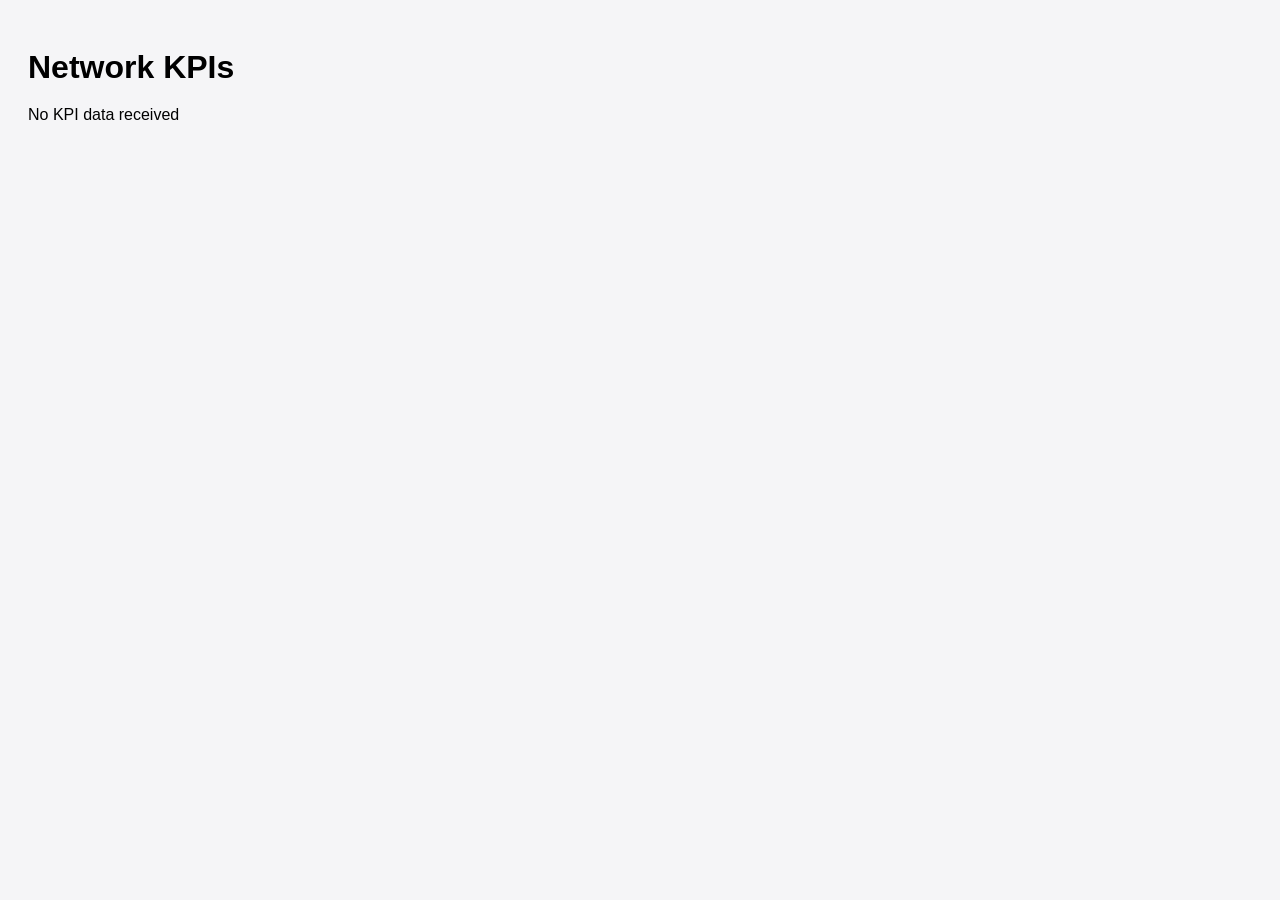
<file: index (2).html>
<!DOCTYPE html>
<html lang="en">
<head>
    <meta charset="UTF-8">
    <title>Network Dashboard</title>

    <style>
        body {
            font-family: Arial, sans-serif;
            background: #f5f5f7;
            padding: 20px;
        }

        h1 {
            margin-bottom: 20px;
        }

        .kpi-card {
            background: white;
            padding: 15px;
            border-radius: 8px;
            margin-bottom: 12px;
            box-shadow: 0 1px 4px rgba(0,0,0,0.1);
        }

        .alert {
            color: #c62828;
            font-weight: bold;
        }

        .ok {
            color: #2e7d32;
            font-weight: bold;
        }
    </style>
</head>
<body>

<h1>Network KPIs</h1>

<div id="kpi-container">Loading...</div>

<script type="module" src="app.js"></script>

</body>
</html>
</file>
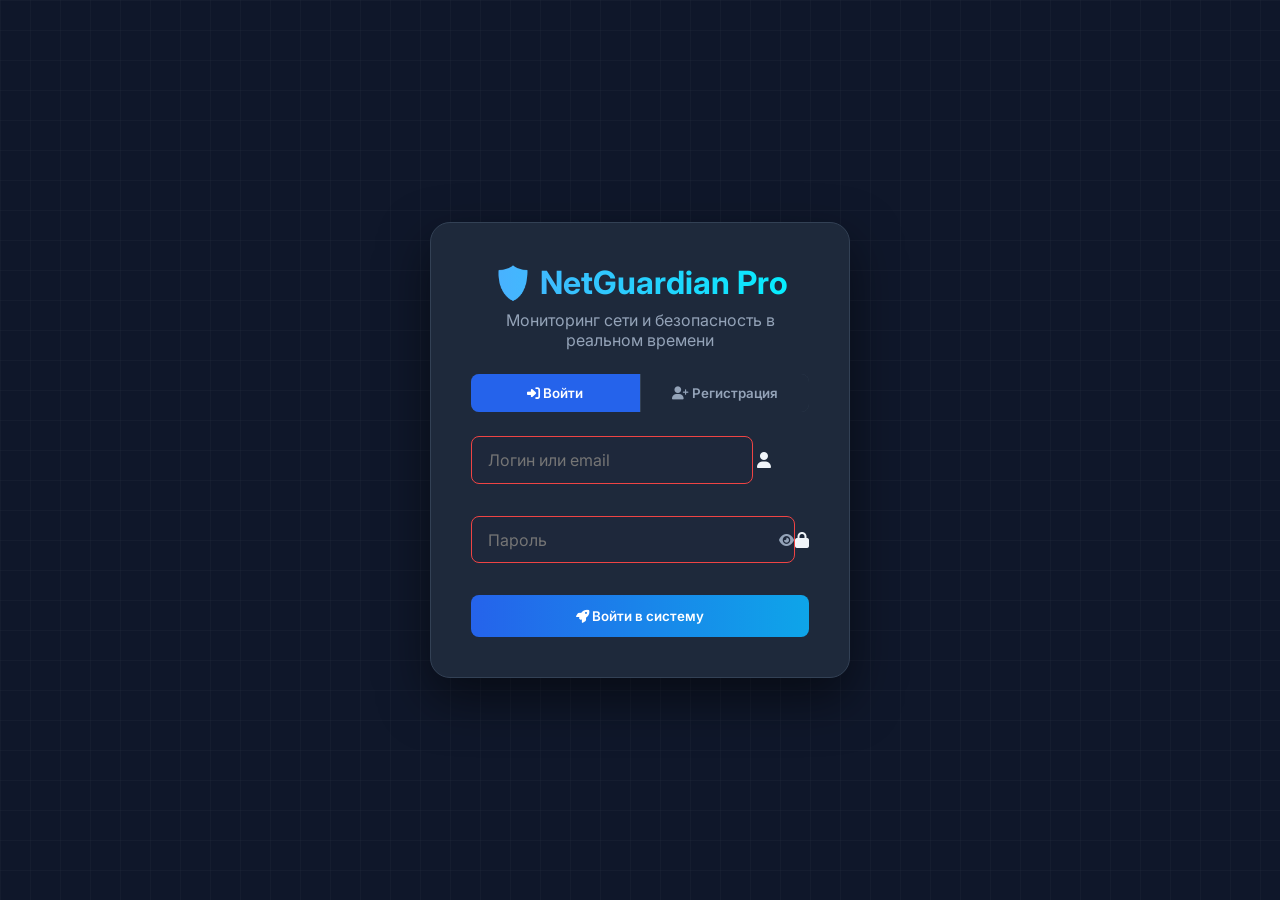
<file: frontend/auth.html>
<!DOCTYPE html>
<html lang="ru">

<head>
    <meta charset="UTF-8" />
    <meta name="viewport" content="width=device-width, initial-scale=1.0" />
    <title>Вход — NetGuardian Pro</title>
    <link href="https://fonts.googleapis.com/css2?family=Inter:wght@300;400;500;600;700;800&display=swap"
        rel="stylesheet">
    <link rel="stylesheet" href="https://cdnjs.cloudflare.com/ajax/libs/font-awesome/6.5.0/css/all.min.css" />
    <link rel="stylesheet" href="styles.css" />
</head>

<body class="auth-body">
    <!-- Анимированный фон -->
    <div class="animated-bg">
        <div class="gradient-orbs orb-1"></div>
        <div class="gradient-orbs orb-2"></div>
        <div class="gradient-orbs orb-3"></div>
    </div>
    <div class="bg-grid"></div>

    <div class="auth-screen">
        <div class="auth-container slide-up">
            <div class="auth-header">
                <h1>🛡️ NetGuardian Pro</h1>
                <p>Мониторинг сети и безопасность в реальном времени</p>
                <div class="tabs">
                    <button class="tab active" data-tab="login">
                        <i class="fas fa-sign-in-alt"></i> Войти
                    </button>
                    <button class="tab" data-tab="register">
                        <i class="fas fa-user-plus"></i> Регистрация
                    </button>
                </div>
            </div>

            <form id="loginForm" class="auth-form active-form">
                <div class="input-group">
                    <input type="text" name="login" placeholder="Логин или email" required />
                    <i class="fas fa-user input-icon"></i>
                </div>
                <div class="input-group password-group">
                    <input type="password" name="password" placeholder="Пароль" required class="password-input" />
                    <i class="fas fa-lock input-icon"></i>
                    <button type="button" class="toggle-password" tabindex="-1">
                        <i class="fas fa-eye"></i>
                    </button>
                </div>
                <button type="submit" class="btn-primary">
                    <span class="btn-text">
                        <i class="fas fa-rocket"></i> Войти в систему
                    </span>
                    <div class="btn-spinner" style="display: none;">
                        <i class="fas fa-spinner fa-spin"></i>
                    </div>
                </button>
            </form>

            <form id="registerForm" class="auth-form">
                <div class="input-group">
                    <input type="text" name="full_name" placeholder="Полное имя" required />
                    <i class="fas fa-id-card input-icon"></i>
                </div>
                <div class="input-group">
                    <input type="email" name="email" placeholder="Email" required />
                    <i class="fas fa-envelope input-icon"></i>
                </div>
                <div class="input-group">
                    <input type="text" name="login_username" placeholder="Логин для входа" required minlength="3"
                        pattern="[a-zA-Z0-9_]+" title="Только латинские буквы, цифры и подчеркивание" />
                    <i class="fas fa-at input-icon"></i>
                </div>
                <div class="input-group password-group">
                    <input type="password" name="password" placeholder="Пароль" required minlength="8"
                        class="password-input" />
                    <i class="fas fa-key input-icon"></i>
                    <button type="button" class="toggle-password" tabindex="-1">
                        <i class="fas fa-eye"></i>
                    </button>
                </div>
                <div class="input-group password-group">
                    <input type="password" name="confirm_password" placeholder="Подтвердите пароль" required
                        class="password-input" />
                    <i class="fas fa-key input-icon"></i>
                    <button type="button" class="toggle-password" tabindex="-1">
                        <i class="fas fa-eye"></i>
                    </button>
                </div>

                <div class="password-match" style="display: none;">
                    <small class="match-text"></small>
                </div>

                <div class="password-info">
                    <small>
                        <i class="fas fa-shield-alt"></i>
                        Внимание: Пароль будет сохранен в базе данных в открытом виде для демонстрационных целей.
                        Не используйте реальные пароли!
                    </small>
                </div>

                <button type="submit" class="btn-primary">
                    <span class="btn-text">
                        <i class="fas fa-plus-circle"></i> Создать аккаунт
                    </span>
                    <div class="btn-spinner" style="display: none;">
                        <i class="fas fa-spinner fa-spin"></i>
                    </div>
                </button>
            </form>
        </div>
    </div>
    <script src="app.js"></script>
</body>

</html>
</file>
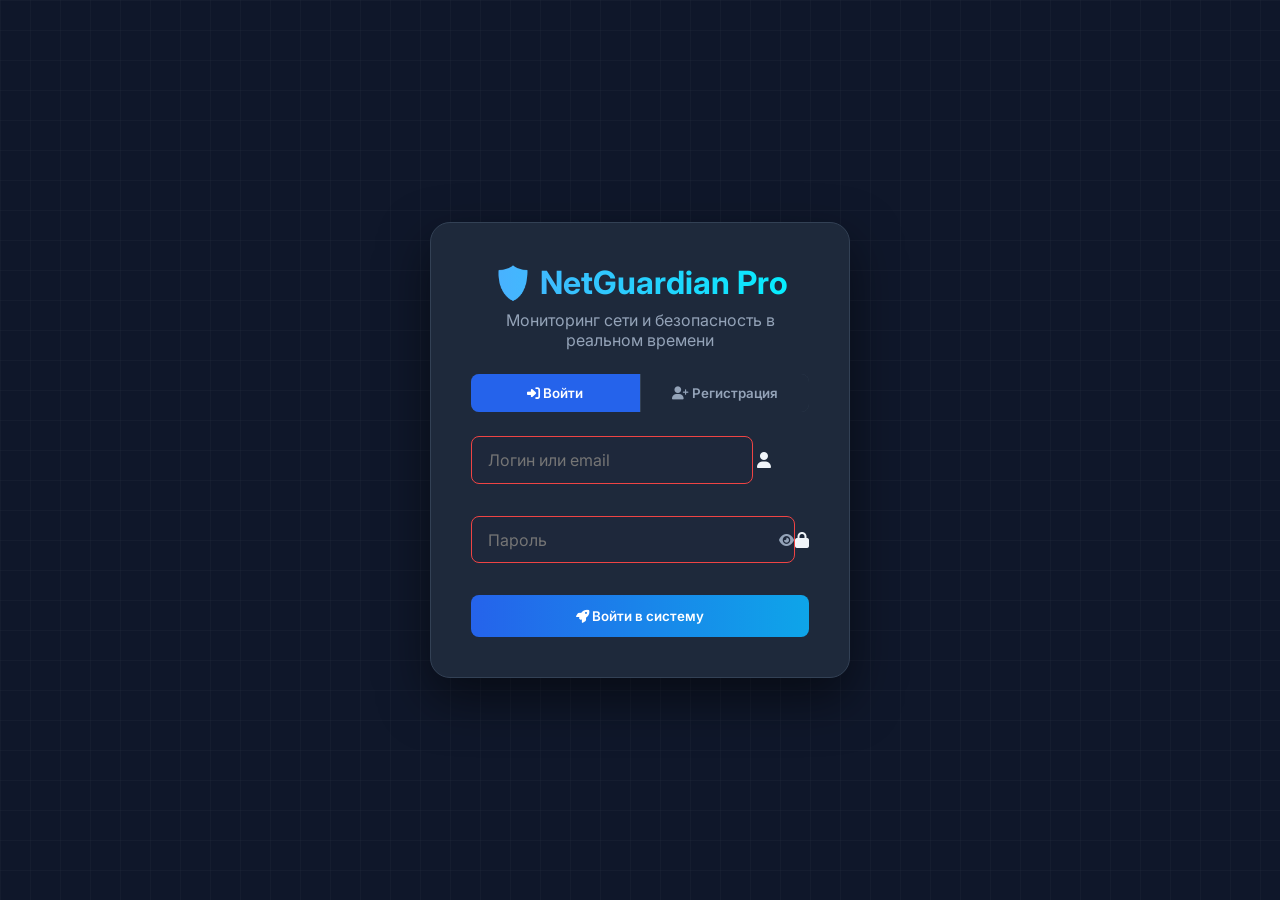
<file: PycharmProjects/Dolgov/frontend/auth.html>
<!DOCTYPE html>
<html lang="ru">

<head>
    <meta charset="UTF-8" />
    <meta name="viewport" content="width=device-width, initial-scale=1.0" />
    <title>Вход — NetGuardian Pro</title>
    <link href="https://fonts.googleapis.com/css2?family=Inter:wght@300;400;500;600;700;800&display=swap"
        rel="stylesheet">
    <link rel="stylesheet" href="https://cdnjs.cloudflare.com/ajax/libs/font-awesome/6.5.0/css/all.min.css" />
    <link rel="stylesheet" href="styles.css" />
</head>

<body class="auth-body">
    <!-- Анимированный фон -->
    <div class="animated-bg">
        <div class="gradient-orbs orb-1"></div>
        <div class="gradient-orbs orb-2"></div>
        <div class="gradient-orbs orb-3"></div>
    </div>
    <div class="bg-grid"></div>

    <div class="auth-screen">
        <div class="auth-container slide-up">
            <div class="auth-header">
                <h1>🛡️ NetGuardian Pro</h1>
                <p>Мониторинг сети и безопасность в реальном времени</p>
                <div class="tabs">
                    <button class="tab active" data-tab="login">
                        <i class="fas fa-sign-in-alt"></i> Войти
                    </button>
                    <button class="tab" data-tab="register">
                        <i class="fas fa-user-plus"></i> Регистрация
                    </button>
                </div>
            </div>

            <form id="loginForm" class="auth-form active-form">
                <div class="input-group">
                    <input type="text" name="login" placeholder="Логин или email" required />
                    <i class="fas fa-user input-icon"></i>
                </div>
                <div class="input-group password-group">
                    <input type="password" name="password" placeholder="Пароль" required class="password-input" />
                    <i class="fas fa-lock input-icon"></i>
                    <button type="button" class="toggle-password" tabindex="-1">
                        <i class="fas fa-eye"></i>
                    </button>
                </div>
                <button type="submit" class="btn-primary">
                    <span class="btn-text">
                        <i class="fas fa-rocket"></i> Войти в систему
                    </span>
                    <div class="btn-spinner" style="display: none;">
                        <i class="fas fa-spinner fa-spin"></i>
                    </div>
                </button>
            </form>

            <form id="registerForm" class="auth-form">
                <div class="input-group">
                    <input type="text" name="full_name" placeholder="Полное имя" required />
                    <i class="fas fa-id-card input-icon"></i>
                </div>
                <div class="input-group">
                    <input type="email" name="email" placeholder="Email" required />
                    <i class="fas fa-envelope input-icon"></i>
                </div>
                <div class="input-group">
                    <input type="text" name="login_username" placeholder="Логин для входа" required minlength="3"
                        pattern="[a-zA-Z0-9_]+" title="Только латинские буквы, цифры и подчеркивание" />
                    <i class="fas fa-at input-icon"></i>
                </div>
                <div class="input-group password-group">
                    <input type="password" name="password" placeholder="Пароль" required minlength="8"
                        class="password-input" />
                    <i class="fas fa-key input-icon"></i>
                    <button type="button" class="toggle-password" tabindex="-1">
                        <i class="fas fa-eye"></i>
                    </button>
                </div>
                <div class="input-group password-group">
                    <input type="password" name="confirm_password" placeholder="Подтвердите пароль" required
                        class="password-input" />
                    <i class="fas fa-key input-icon"></i>
                    <button type="button" class="toggle-password" tabindex="-1">
                        <i class="fas fa-eye"></i>
                    </button>
                </div>

                <div class="password-match" style="display: none;">
                    <small class="match-text"></small>
                </div>

                <div class="password-info">
                    <small>
                        <i class="fas fa-shield-alt"></i>
                        Внимание: Пароль будет сохранен в базе данных в открытом виде для демонстрационных целей.
                        Не используйте реальные пароли!
                    </small>
                </div>

                <button type="submit" class="btn-primary">
                    <span class="btn-text">
                        <i class="fas fa-plus-circle"></i> Создать аккаунт
                    </span>
                    <div class="btn-spinner" style="display: none;">
                        <i class="fas fa-spinner fa-spin"></i>
                    </div>
                </button>
            </form>
        </div>
    </div>
    <script src="app.js"></script>
</body>

</html>
</file>
<file: frontend/styles.css>
* {
    margin: 0;
    padding: 0;
    box-sizing: border-box;
    font-family: 'Inter', sans-serif;
}

:root {
    --primary: #2563eb;
    --secondary: #0ea5e9;
    --danger: #ef4444;
    --warning: #f59e0b;
    --success: #10b981;
    --bg-dark: #0f172a;
    --card-bg: #1e293b;
    --text-light: #f1f5f9;
    --border: #334155;
}

body {
    background-color: var(--bg-dark);
    color: var(--text-light);
    overflow-x: hidden;
    position: relative;
}

.bg-grid {
    position: fixed;
    top: 0;
    left: 0;
    width: 100%;
    height: 100%;
    background:
        linear-gradient(rgba(45, 55, 72, 0.2) 1px, transparent 1px),
        linear-gradient(90deg, rgba(45, 55, 72, 0.2) 1px, transparent 1px);
    background-size: 30px 30px;
    z-index: -1;
    animation: gridMove 20s linear infinite;
}

@keyframes gridMove {
    0% {
        background-position: 0 0;
    }

    100% {
        background-position: 30px 30px;
    }
}

/* === Авторизация === */
.auth-body {
    display: flex;
    justify-content: center;
    align-items: center;
    min-height: 100vh;
}

.auth-screen {
    position: relative;
    z-index: 10;
}

.auth-container {
    background: var(--card-bg);
    border-radius: 20px;
    padding: 2.5rem;
    width: 100%;
    max-width: 420px;
    box-shadow: 0 20px 50px rgba(0, 0, 0, 0.5);
    border: 1px solid var(--border);
}

.auth-header h1 {
    text-align: center;
    margin-bottom: 0.5rem;
    background: linear-gradient(to right, #4facfe, #00f2fe);
    -webkit-background-clip: text;
    -webkit-text-fill-color: transparent;
    font-weight: 700;
}

.auth-header p {
    text-align: center;
    color: #94a3b8;
    margin-bottom: 1.5rem;
}

.tabs {
    display: flex;
    gap: 1px;
    background: var(--border);
    border-radius: 8px;
    overflow: hidden;
    margin-bottom: 1.5rem;
}

.tab {
    flex: 1;
    background: var(--card-bg);
    border: none;
    color: #94a3b8;
    padding: 0.7rem;
    font-weight: 600;
    cursor: pointer;
    transition: all 0.2s;
}

.tab.active {
    background: var(--primary);
    color: white;
}

.auth-form {
    display: none;
    flex-direction: column;
    gap: 1rem;
}

.auth-form.active-form {
    display: flex;
}

.auth-form input {
    background: rgba(30, 41, 59, 0.7);
    border: 1px solid var(--border);
    border-radius: 8px;
    padding: 0.8rem 1rem;
    color: white;
    font-size: 1rem;
}

.auth-form input:focus {
    outline: none;
    border-color: var(--secondary);
}

/* === Общие компоненты === */
.btn-primary,
.btn-export {
    background: linear-gradient(to right, var(--primary), var(--secondary));
    color: white;
    border: none;
    padding: 0.8rem 1.2rem;
    border-radius: 8px;
    font-weight: 600;
    cursor: pointer;
    transition: transform 0.2s, box-shadow 0.2s;
}

.btn-primary:hover,
.btn-export:hover {
    transform: translateY(-2px);
    box-shadow: 0 6px 16px rgba(37, 99, 235, 0.4);
}

/* === Навигация === */
.navbar {
    display: flex;
    justify-content: space-between;
    align-items: center;
    padding: 1rem;
    background: rgba(15, 23, 42, 0.8);
    backdrop-filter: blur(10px);
    border-bottom: 1px solid var(--border);
    position: sticky;
    top: 0;
    z-index: 100;
}

.logo {
    font-weight: 700;
    font-size: 1.3rem;
    background: linear-gradient(to right, #4facfe, #00f2fe);
    -webkit-background-clip: text;
    -webkit-text-fill-color: transparent;
}

.nav-links {
    display: flex;
    gap: 1rem;
}

.nav-link {
    color: #cbd5e1;
    text-decoration: none;
    font-size: 0.95rem;
    padding: 0.4rem 0.6rem;
    border-radius: 6px;
}

.nav-link:hover,
.nav-link.active {
    background: rgba(37, 99, 235, 0.2);
    color: white;
}

.user-info {
    display: flex;
    align-items: center;
    gap: 0.6rem;
    font-size: 0.9rem;
}

.avatar {
    width: 32px;
    height: 32px;
    background: var(--primary);
    border-radius: 50%;
    display: flex;
    align-items: center;
    justify-content: center;
    font-weight: 600;
    font-size: 0.9rem;
}

/* === Дашборд === */
.main-content {
    padding: 1.2rem;
}

.controls {
    display: flex;
    flex-wrap: wrap;
    gap: 0.8rem;
    margin-bottom: 1.2rem;
    align-items: center;
}

.filter-select {
    background: var(--card-bg);
    color: rgb(255, 255, 255);
    border: 1px solid var(--border);
    padding: 0.5rem 0.8rem;
    border-radius: 8px;
    font-size: 0.95rem;
    min-width: 160px;
}

.kpi-grid {
    display: grid;
    grid-template-columns: 1fr;
    gap: 1.2rem;
}

@media (min-width: 768px) {
    .kpi-grid {
        grid-template-columns: repeat(2, 1fr);
    }
}

@media (min-width: 1024px) {
    .kpi-grid {
        grid-template-columns: repeat(4, 1fr);
    }
}

.card {
    background: var(--card-bg);
    border-radius: 16px;
    padding: 1.2rem;
    box-shadow: 0 4px 12px rgba(255, 255, 255, 0.25);
    border: 1px solid var(--border);
}

.card-header {
    display: flex;
    justify-content: space-between;
    align-items: center;
    margin-bottom: 0.8rem;
}

.card h3 {
    font-size: 1.1rem;
    display: flex;
    align-items: center;
    gap: 0.5rem;
}

.status {
    width: 8px;
    height: 8px;
    border-radius: 50%;
}

.status.online {
    background: var(--success);
    box-shadow: 0 0 5px var(--success);
}

.status.warning {
    background: var(--warning);
    box-shadow: 0 0 5px var(--warning);
}

.status.critical {
    background: var(--danger);
    box-shadow: 0 0 5px var(--danger);
}

.chart-container {
    height: 120px;
    position: relative;
}

.alerts-summary {
    margin-top: 1.2rem;
}

.alerts-list {
    list-style: none;
    margin-top: 0.8rem;
    display: flex;
    flex-direction: column;
    gap: 0.7rem;
}

.alerts-list li {
    padding: 0.6rem;
    background: rgba(30, 41, 59, 0.5);
    border-radius: 8px;
    display: flex;
    align-items: flex-start;
    gap: 0.7rem;
    font-size: 0.92rem;
}

.badge {
    padding: 0.15rem 0.5rem;
    border-radius: 4px;
    font-size: 0.7rem;
    font-weight: 600;
    white-space: nowrap;
}

.badge.critical {
    background: rgba(239, 68, 68, 0.2);
    color: #fca5a5;
}

.badge.warning {
    background: rgba(245, 158, 11, 0.2);
    color: #fcd34d;
}

.badge.info {
    background: rgba(59, 130, 246, 0.2);
    color: #93c5fd;
}

/* === Анимации === */
.slide-up {
    animation: slideUp 0.6s cubic-bezier(0.175, 0.885, 0.32, 1.275) forwards;
}

@keyframes slideUp {
    from {
        transform: translateY(40px);
        opacity: 0;
    }

    to {
        transform: translateY(0);
        opacity: 1;
    }
}

/* === Мобильная адаптация === */
@media (max-width: 480px) {
    .navbar {
        flex-direction: column;
        gap: 0.8rem;
        padding: 1rem 0.8rem;
    }

    .nav-links {
        flex-wrap: wrap;
        justify-content: center;
    }

    .controls {
        justify-content: center;
    }

    .user-info,
    .logo {
        font-size: 0.85rem;
    }

    .card {
        padding: 1rem;
    }
}

/* Добавьте эти стили в конец файла styles.css */

/* Стили для сообщений */
.auth-message {
    padding: 12px;
    margin: 10px 0;
    border-radius: 8px;
    font-weight: 500;
    text-align: center;
    animation: slideDown 0.3s ease;
}

.auth-message.success {
    background: rgba(16, 185, 129, 0.2);
    color: #10b981;
    border: 1px solid #10b981;
}

.auth-message.error {
    background: rgba(239, 68, 68, 0.2);
    color: #ef4444;
    border: 1px solid #ef4444;
}

@keyframes slideDown {
    from {
        opacity: 0;
        transform: translateY(-10px);
    }

    to {
        opacity: 1;
        transform: translateY(0);
    }
}

/* Стили для кнопок с загрузкой */
.btn-primary {
    position: relative;
    display: flex;
    align-items: center;
    justify-content: center;
    gap: 8px;
}

.btn-text {
    display: block;
}

.btn-spinner {
    display: none;
}

.btn-primary:disabled {
    opacity: 0.7;
    cursor: not-allowed;
}

/* Улучшенные стили для форм */
.auth-form input:invalid {
    border-color: #ef4444;
}

.auth-form input:valid {
    border-color: #10b981;
}

.auth-form input:focus:invalid {
    border-color: #ef4444;
    box-shadow: 0 0 0 3px rgba(239, 68, 68, 0.1);
}

.auth-form input:focus:valid {
    border-color: #10b981;
    box-shadow: 0 0 0 3px rgba(16, 185, 129, 0.1);
}


.password-info {
    background: rgba(245, 158, 11, 0.1);
    border: 1px solid rgba(245, 158, 11, 0.3);
    border-radius: 6px;
    padding: 8px 12px;
    margin: 5px 0;
}

.password-info small {
    color: #f59e0b;
    font-size: 0.8rem;
    line-height: 1.3;
}

/* Стили для валидации логина */
input:valid {
    border-color: #10b981;
}

input:invalid {
    border-color: #ef4444;
}

/* Подсказки для полей */
.input-hint {
    font-size: 0.8rem;
    color: #94a3b8;
    margin-top: -8px;
    margin-bottom: 10px;
}

/* Стили для групп ввода */
.input-group {
    position: relative;
    margin-bottom: 1rem;
}

/* Стили для группы пароля */
.password-group {
    position: relative;
    display: flex;
    align-items: center;
}

.password-input {
    width: 100%;
    padding-right: 45px !important;
}

.toggle-password {
    position: absolute;
    right: 10px;
    background: none;
    border: none;
    color: #94a3b8;
    cursor: pointer;
    padding: 5px;
    border-radius: 4px;
    transition: color 0.2s;
}

.toggle-password:hover {
    color: #4facfe;
    background: rgba(79, 172, 254, 0.1);
}

.toggle-password:active {
    transform: scale(0.95);
}

/* Стили для индикатора совпадения паролей */
.password-match {
    margin: 10px 0;
    padding: 8px 12px;
    border-radius: 6px;
    text-align: center;
    font-weight: 500;
}

.password-match.match-success {
    background: rgba(16, 185, 129, 0.1);
    border: 1px solid #10b981;
}

.password-match.match-success .match-text {
    color: #10b981;
}

.password-match.match-error {
    background: rgba(239, 68, 68, 0.1);
    border: 1px solid #ef4444;
}

.password-match.match-error .match-text {
    color: #ef4444;
}

/* Стили для валидации */
input:valid {
    border-color: #10b981 !important;
}

input:invalid:not(:focus):not(:placeholder-shown) {
    border-color: #ef4444 !important;
}

input:focus {
    border-color: #4facfe !important;
}

/* Анимация для индикатора */
@keyframes fadeIn {
    from {
        opacity: 0;
        transform: translateY(-5px);
    }

    to {
        opacity: 1;
        transform: translateY(0);
    }
}

.password-match {
    animation: fadeIn 0.3s ease;
}

/* Стили для сообщений */
.auth-message {
    padding: 12px;
    margin: 10px 0;
    border-radius: 8px;
    font-weight: 500;
    text-align: center;
    animation: slideDown 0.3s ease;
}

.auth-message.success {
    background: rgba(16, 185, 129, 0.2);
    color: #10b981;
    border: 1px solid #10b981;
}

.auth-message.error {
    background: rgba(239, 68, 68, 0.2);
    color: #ef4444;
    border: 1px solid #ef4444;
}

/* Стили для групп ввода */
.input-group {
    position: relative;
    margin-bottom: 1rem;
}

.password-group {
    position: relative;
    display: flex;
    align-items: center;
}

.password-input {
    width: 100%;
    padding-right: 45px !important;
}

.toggle-password {
    position: absolute;
    right: 10px;
    background: none;
    border: none;
    color: #94a3b8;
    cursor: pointer;
    padding: 5px;
    border-radius: 4px;
    transition: all 0.2s;
}

.toggle-password:hover {
    color: #4facfe;
    background: rgba(79, 172, 254, 0.1);
}

/* Индикатор совпадения паролей */
.password-match {
    margin: 10px 0;
    padding: 8px 12px;
    border-radius: 6px;
    text-align: center;
    font-weight: 500;
    animation: fadeIn 0.3s ease;
}

.password-match.match-success {
    background: rgba(16, 185, 129, 0.1);
    border: 1px solid #10b981;
}

.password-match.match-success .match-text {
    color: #10b981;
}

.password-match.match-error {
    background: rgba(239, 68, 68, 0.1);
    border: 1px solid #ef4444;
}

.password-match.match-error .match-text {
    color: #ef4444;
}

.password-info {
    background: rgba(245, 158, 11, 0.1);
    border: 1px solid rgba(245, 158, 11, 0.3);
    border-radius: 6px;
    padding: 8px 12px;
    margin: 10px 0;
}

.password-info small {
    color: #f59e0b;
    font-size: 0.8rem;
    line-height: 1.3;
}

/* Анимации */
@keyframes slideDown {
    from {
        opacity: 0;
        transform: translateY(-10px);
    }

    to {
        opacity: 1;
        transform: translateY(0);
    }
}

@keyframes fadeIn {
    from {
        opacity: 0;
    }

    to {
        opacity: 1;
    }
}
</file>
<file: PycharmProjects/Dolgov/frontend/styles.css>
* {
    margin: 0;
    padding: 0;
    box-sizing: border-box;
    font-family: 'Inter', sans-serif;
}

:root {
    --primary: #2563eb;
    --secondary: #0ea5e9;
    --danger: #ef4444;
    --warning: #f59e0b;
    --success: #10b981;
    --bg-dark: #0f172a;
    --card-bg: #1e293b;
    --text-light: #f1f5f9;
    --border: #334155;
}

body {
    background-color: var(--bg-dark);
    color: var(--text-light);
    overflow-x: hidden;
    position: relative;
}

.bg-grid {
    position: fixed;
    top: 0;
    left: 0;
    width: 100%;
    height: 100%;
    background:
        linear-gradient(rgba(45, 55, 72, 0.2) 1px, transparent 1px),
        linear-gradient(90deg, rgba(45, 55, 72, 0.2) 1px, transparent 1px);
    background-size: 30px 30px;
    z-index: -1;
    animation: gridMove 20s linear infinite;
}

@keyframes gridMove {
    0% {
        background-position: 0 0;
    }

    100% {
        background-position: 30px 30px;
    }
}

/* === Авторизация === */
.auth-body {
    display: flex;
    justify-content: center;
    align-items: center;
    min-height: 100vh;
}

.auth-screen {
    position: relative;
    z-index: 10;
}

.auth-container {
    background: var(--card-bg);
    border-radius: 20px;
    padding: 2.5rem;
    width: 100%;
    max-width: 420px;
    box-shadow: 0 20px 50px rgba(0, 0, 0, 0.5);
    border: 1px solid var(--border);
}

.auth-header h1 {
    text-align: center;
    margin-bottom: 0.5rem;
    background: linear-gradient(to right, #4facfe, #00f2fe);
    -webkit-background-clip: text;
    -webkit-text-fill-color: transparent;
    font-weight: 700;
}

.auth-header p {
    text-align: center;
    color: #94a3b8;
    margin-bottom: 1.5rem;
}

.tabs {
    display: flex;
    gap: 1px;
    background: var(--border);
    border-radius: 8px;
    overflow: hidden;
    margin-bottom: 1.5rem;
}

.tab {
    flex: 1;
    background: var(--card-bg);
    border: none;
    color: #94a3b8;
    padding: 0.7rem;
    font-weight: 600;
    cursor: pointer;
    transition: all 0.2s;
}

.tab.active {
    background: var(--primary);
    color: white;
}

.auth-form {
    display: none;
    flex-direction: column;
    gap: 1rem;
}

.auth-form.active-form {
    display: flex;
}

.auth-form input {
    background: rgba(30, 41, 59, 0.7);
    border: 1px solid var(--border);
    border-radius: 8px;
    padding: 0.8rem 1rem;
    color: white;
    font-size: 1rem;
}

.auth-form input:focus {
    outline: none;
    border-color: var(--secondary);
}

/* === Общие компоненты === */
.btn-primary,
.btn-export {
    background: linear-gradient(to right, var(--primary), var(--secondary));
    color: white;
    border: none;
    padding: 0.8rem 1.2rem;
    border-radius: 8px;
    font-weight: 600;
    cursor: pointer;
    transition: transform 0.2s, box-shadow 0.2s;
}

.btn-primary:hover,
.btn-export:hover {
    transform: translateY(-2px);
    box-shadow: 0 6px 16px rgba(37, 99, 235, 0.4);
}

/* === Навигация === */
.navbar {
    display: flex;
    justify-content: space-between;
    align-items: center;
    padding: 1rem;
    background: rgba(15, 23, 42, 0.8);
    backdrop-filter: blur(10px);
    border-bottom: 1px solid var(--border);
    position: sticky;
    top: 0;
    z-index: 100;
}

.logo {
    font-weight: 700;
    font-size: 1.3rem;
    background: linear-gradient(to right, #4facfe, #00f2fe);
    -webkit-background-clip: text;
    -webkit-text-fill-color: transparent;
}

.nav-links {
    display: flex;
    gap: 1rem;
}

.nav-link {
    color: #cbd5e1;
    text-decoration: none;
    font-size: 0.95rem;
    padding: 0.4rem 0.6rem;
    border-radius: 6px;
}

.nav-link:hover,
.nav-link.active {
    background: rgba(37, 99, 235, 0.2);
    color: white;
}

.user-info {
    display: flex;
    align-items: center;
    gap: 0.6rem;
    font-size: 0.9rem;
}

.avatar {
    width: 32px;
    height: 32px;
    background: var(--primary);
    border-radius: 50%;
    display: flex;
    align-items: center;
    justify-content: center;
    font-weight: 600;
    font-size: 0.9rem;
}

/* === Дашборд === */
.main-content {
    padding: 1.2rem;
}

.controls {
    display: flex;
    flex-wrap: wrap;
    gap: 0.8rem;
    margin-bottom: 1.2rem;
    align-items: center;
}

.filter-select {
    background: var(--card-bg);
    color: rgb(255, 255, 255);
    border: 1px solid var(--border);
    padding: 0.5rem 0.8rem;
    border-radius: 8px;
    font-size: 0.95rem;
    min-width: 160px;
}

.kpi-grid {
    display: grid;
    grid-template-columns: 1fr;
    gap: 1.2rem;
}

@media (min-width: 768px) {
    .kpi-grid {
        grid-template-columns: repeat(2, 1fr);
    }
}

@media (min-width: 1024px) {
    .kpi-grid {
        grid-template-columns: repeat(4, 1fr);
    }
}

.card {
    background: var(--card-bg);
    border-radius: 16px;
    padding: 1.2rem;
    box-shadow: 0 4px 12px rgba(255, 255, 255, 0.25);
    border: 1px solid var(--border);
}

.card-header {
    display: flex;
    justify-content: space-between;
    align-items: center;
    margin-bottom: 0.8rem;
}

.card h3 {
    font-size: 1.1rem;
    display: flex;
    align-items: center;
    gap: 0.5rem;
}

.status {
    width: 8px;
    height: 8px;
    border-radius: 50%;
}

.status.online {
    background: var(--success);
    box-shadow: 0 0 5px var(--success);
}

.status.warning {
    background: var(--warning);
    box-shadow: 0 0 5px var(--warning);
}

.status.critical {
    background: var(--danger);
    box-shadow: 0 0 5px var(--danger);
}

.chart-container {
    height: 120px;
    position: relative;
}

.alerts-summary {
    margin-top: 1.2rem;
}

.alerts-list {
    list-style: none;
    margin-top: 0.8rem;
    display: flex;
    flex-direction: column;
    gap: 0.7rem;
}

.alerts-list li {
    padding: 0.6rem;
    background: rgba(30, 41, 59, 0.5);
    border-radius: 8px;
    display: flex;
    align-items: flex-start;
    gap: 0.7rem;
    font-size: 0.92rem;
}

.badge {
    padding: 0.15rem 0.5rem;
    border-radius: 4px;
    font-size: 0.7rem;
    font-weight: 600;
    white-space: nowrap;
}

.badge.critical {
    background: rgba(239, 68, 68, 0.2);
    color: #fca5a5;
}

.badge.warning {
    background: rgba(245, 158, 11, 0.2);
    color: #fcd34d;
}

.badge.info {
    background: rgba(59, 130, 246, 0.2);
    color: #93c5fd;
}

/* === Анимации === */
.slide-up {
    animation: slideUp 0.6s cubic-bezier(0.175, 0.885, 0.32, 1.275) forwards;
}

@keyframes slideUp {
    from {
        transform: translateY(40px);
        opacity: 0;
    }

    to {
        transform: translateY(0);
        opacity: 1;
    }
}

/* === Мобильная адаптация === */
@media (max-width: 480px) {
    .navbar {
        flex-direction: column;
        gap: 0.8rem;
        padding: 1rem 0.8rem;
    }

    .nav-links {
        flex-wrap: wrap;
        justify-content: center;
    }

    .controls {
        justify-content: center;
    }

    .user-info,
    .logo {
        font-size: 0.85rem;
    }

    .card {
        padding: 1rem;
    }
}

/* Добавьте эти стили в конец файла styles.css */

/* Стили для сообщений */
.auth-message {
    padding: 12px;
    margin: 10px 0;
    border-radius: 8px;
    font-weight: 500;
    text-align: center;
    animation: slideDown 0.3s ease;
}

.auth-message.success {
    background: rgba(16, 185, 129, 0.2);
    color: #10b981;
    border: 1px solid #10b981;
}

.auth-message.error {
    background: rgba(239, 68, 68, 0.2);
    color: #ef4444;
    border: 1px solid #ef4444;
}

@keyframes slideDown {
    from {
        opacity: 0;
        transform: translateY(-10px);
    }

    to {
        opacity: 1;
        transform: translateY(0);
    }
}

/* Стили для кнопок с загрузкой */
.btn-primary {
    position: relative;
    display: flex;
    align-items: center;
    justify-content: center;
    gap: 8px;
}

.btn-text {
    display: block;
}

.btn-spinner {
    display: none;
}

.btn-primary:disabled {
    opacity: 0.7;
    cursor: not-allowed;
}

/* Улучшенные стили для форм */
.auth-form input:invalid {
    border-color: #ef4444;
}

.auth-form input:valid {
    border-color: #10b981;
}

.auth-form input:focus:invalid {
    border-color: #ef4444;
    box-shadow: 0 0 0 3px rgba(239, 68, 68, 0.1);
}

.auth-form input:focus:valid {
    border-color: #10b981;
    box-shadow: 0 0 0 3px rgba(16, 185, 129, 0.1);
}


.password-info {
    background: rgba(245, 158, 11, 0.1);
    border: 1px solid rgba(245, 158, 11, 0.3);
    border-radius: 6px;
    padding: 8px 12px;
    margin: 5px 0;
}

.password-info small {
    color: #f59e0b;
    font-size: 0.8rem;
    line-height: 1.3;
}

/* Стили для валидации логина */
input:valid {
    border-color: #10b981;
}

input:invalid {
    border-color: #ef4444;
}

/* Подсказки для полей */
.input-hint {
    font-size: 0.8rem;
    color: #94a3b8;
    margin-top: -8px;
    margin-bottom: 10px;
}

/* Стили для групп ввода */
.input-group {
    position: relative;
    margin-bottom: 1rem;
}

/* Стили для группы пароля */
.password-group {
    position: relative;
    display: flex;
    align-items: center;
}

.password-input {
    width: 100%;
    padding-right: 45px !important;
}

.toggle-password {
    position: absolute;
    right: 10px;
    background: none;
    border: none;
    color: #94a3b8;
    cursor: pointer;
    padding: 5px;
    border-radius: 4px;
    transition: color 0.2s;
}

.toggle-password:hover {
    color: #4facfe;
    background: rgba(79, 172, 254, 0.1);
}

.toggle-password:active {
    transform: scale(0.95);
}

/* Стили для индикатора совпадения паролей */
.password-match {
    margin: 10px 0;
    padding: 8px 12px;
    border-radius: 6px;
    text-align: center;
    font-weight: 500;
}

.password-match.match-success {
    background: rgba(16, 185, 129, 0.1);
    border: 1px solid #10b981;
}

.password-match.match-success .match-text {
    color: #10b981;
}

.password-match.match-error {
    background: rgba(239, 68, 68, 0.1);
    border: 1px solid #ef4444;
}

.password-match.match-error .match-text {
    color: #ef4444;
}

/* Стили для валидации */
input:valid {
    border-color: #10b981 !important;
}

input:invalid:not(:focus):not(:placeholder-shown) {
    border-color: #ef4444 !important;
}

input:focus {
    border-color: #4facfe !important;
}

/* Анимация для индикатора */
@keyframes fadeIn {
    from {
        opacity: 0;
        transform: translateY(-5px);
    }

    to {
        opacity: 1;
        transform: translateY(0);
    }
}

.password-match {
    animation: fadeIn 0.3s ease;
}

/* Стили для сообщений */
.auth-message {
    padding: 12px;
    margin: 10px 0;
    border-radius: 8px;
    font-weight: 500;
    text-align: center;
    animation: slideDown 0.3s ease;
}

.auth-message.success {
    background: rgba(16, 185, 129, 0.2);
    color: #10b981;
    border: 1px solid #10b981;
}

.auth-message.error {
    background: rgba(239, 68, 68, 0.2);
    color: #ef4444;
    border: 1px solid #ef4444;
}

/* Стили для групп ввода */
.input-group {
    position: relative;
    margin-bottom: 1rem;
}

.password-group {
    position: relative;
    display: flex;
    align-items: center;
}

.password-input {
    width: 100%;
    padding-right: 45px !important;
}

.toggle-password {
    position: absolute;
    right: 10px;
    background: none;
    border: none;
    color: #94a3b8;
    cursor: pointer;
    padding: 5px;
    border-radius: 4px;
    transition: all 0.2s;
}

.toggle-password:hover {
    color: #4facfe;
    background: rgba(79, 172, 254, 0.1);
}

/* Индикатор совпадения паролей */
.password-match {
    margin: 10px 0;
    padding: 8px 12px;
    border-radius: 6px;
    text-align: center;
    font-weight: 500;
    animation: fadeIn 0.3s ease;
}

.password-match.match-success {
    background: rgba(16, 185, 129, 0.1);
    border: 1px solid #10b981;
}

.password-match.match-success .match-text {
    color: #10b981;
}

.password-match.match-error {
    background: rgba(239, 68, 68, 0.1);
    border: 1px solid #ef4444;
}

.password-match.match-error .match-text {
    color: #ef4444;
}

.password-info {
    background: rgba(245, 158, 11, 0.1);
    border: 1px solid rgba(245, 158, 11, 0.3);
    border-radius: 6px;
    padding: 8px 12px;
    margin: 10px 0;
}

.password-info small {
    color: #f59e0b;
    font-size: 0.8rem;
    line-height: 1.3;
}

/* Анимации */
@keyframes slideDown {
    from {
        opacity: 0;
        transform: translateY(-10px);
    }

    to {
        opacity: 1;
        transform: translateY(0);
    }
}

@keyframes fadeIn {
    from {
        opacity: 0;
    }

    to {
        opacity: 1;
    }
}
</file>
